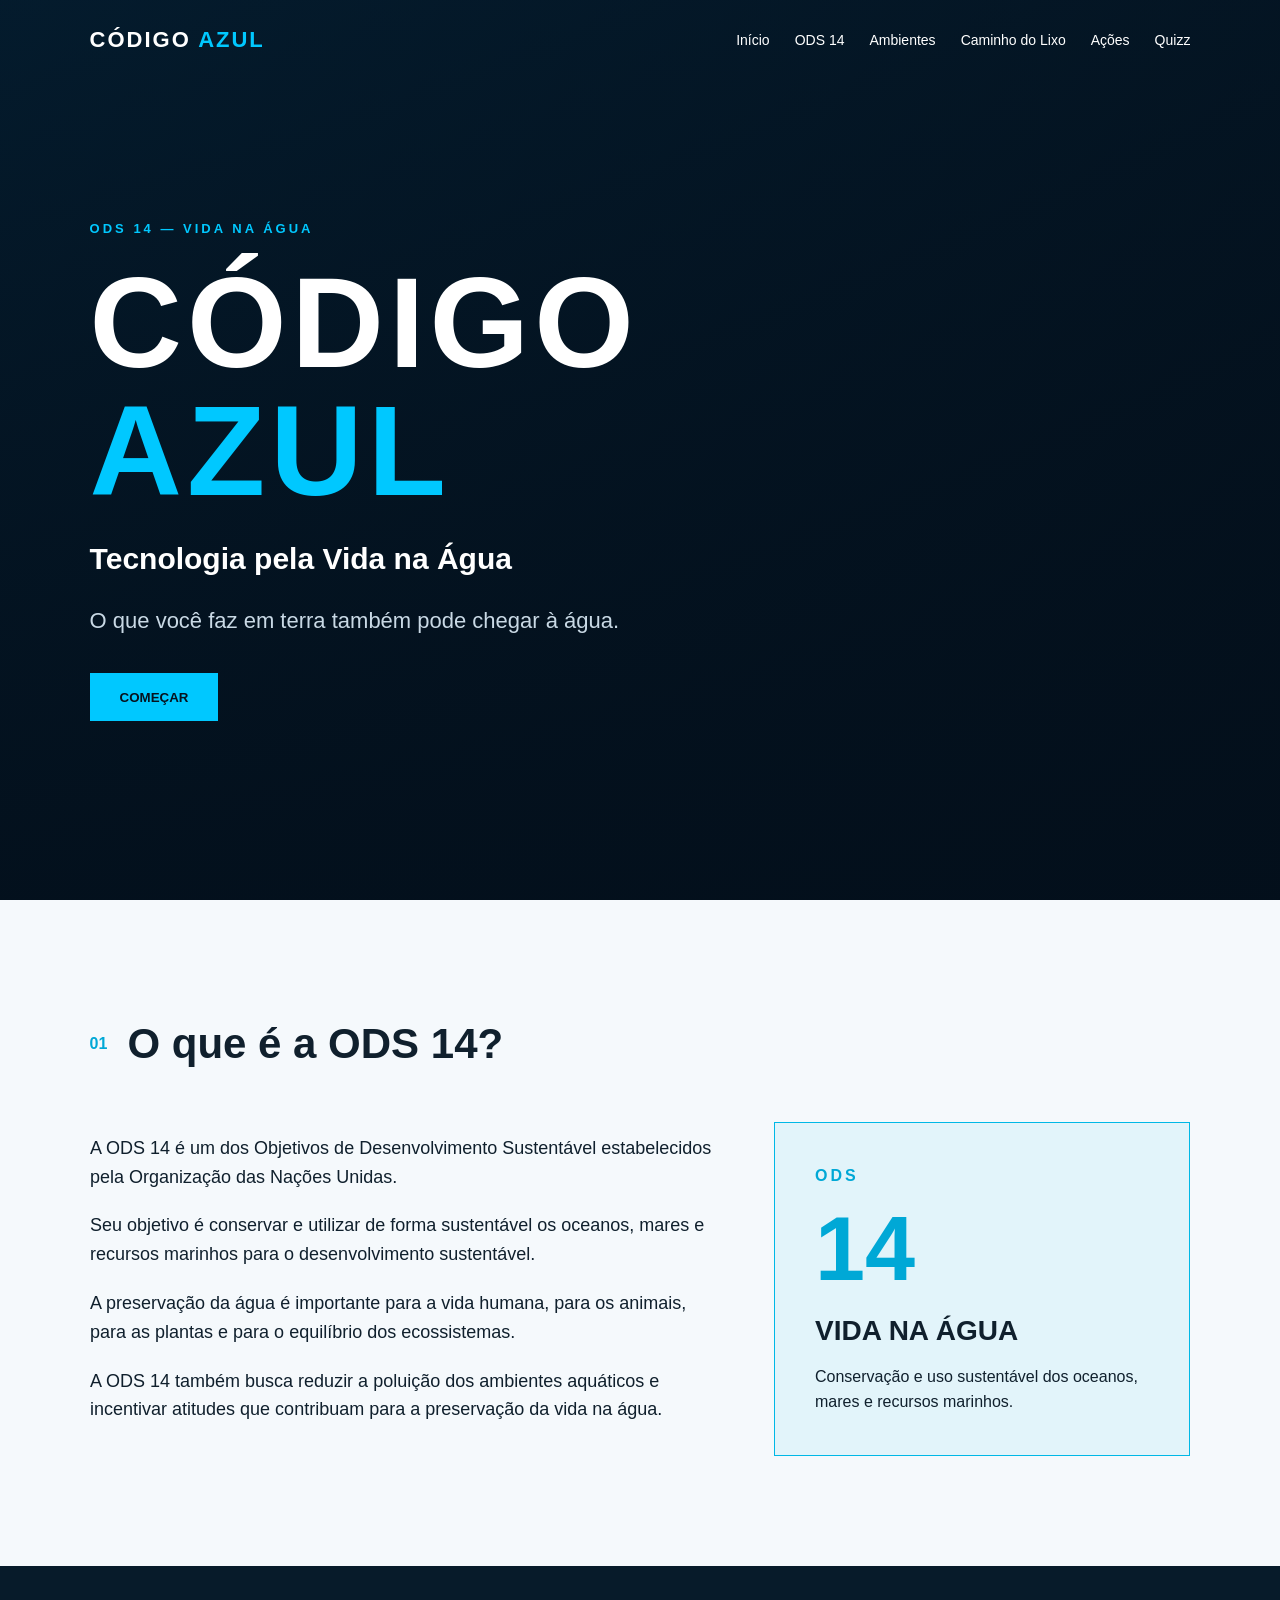
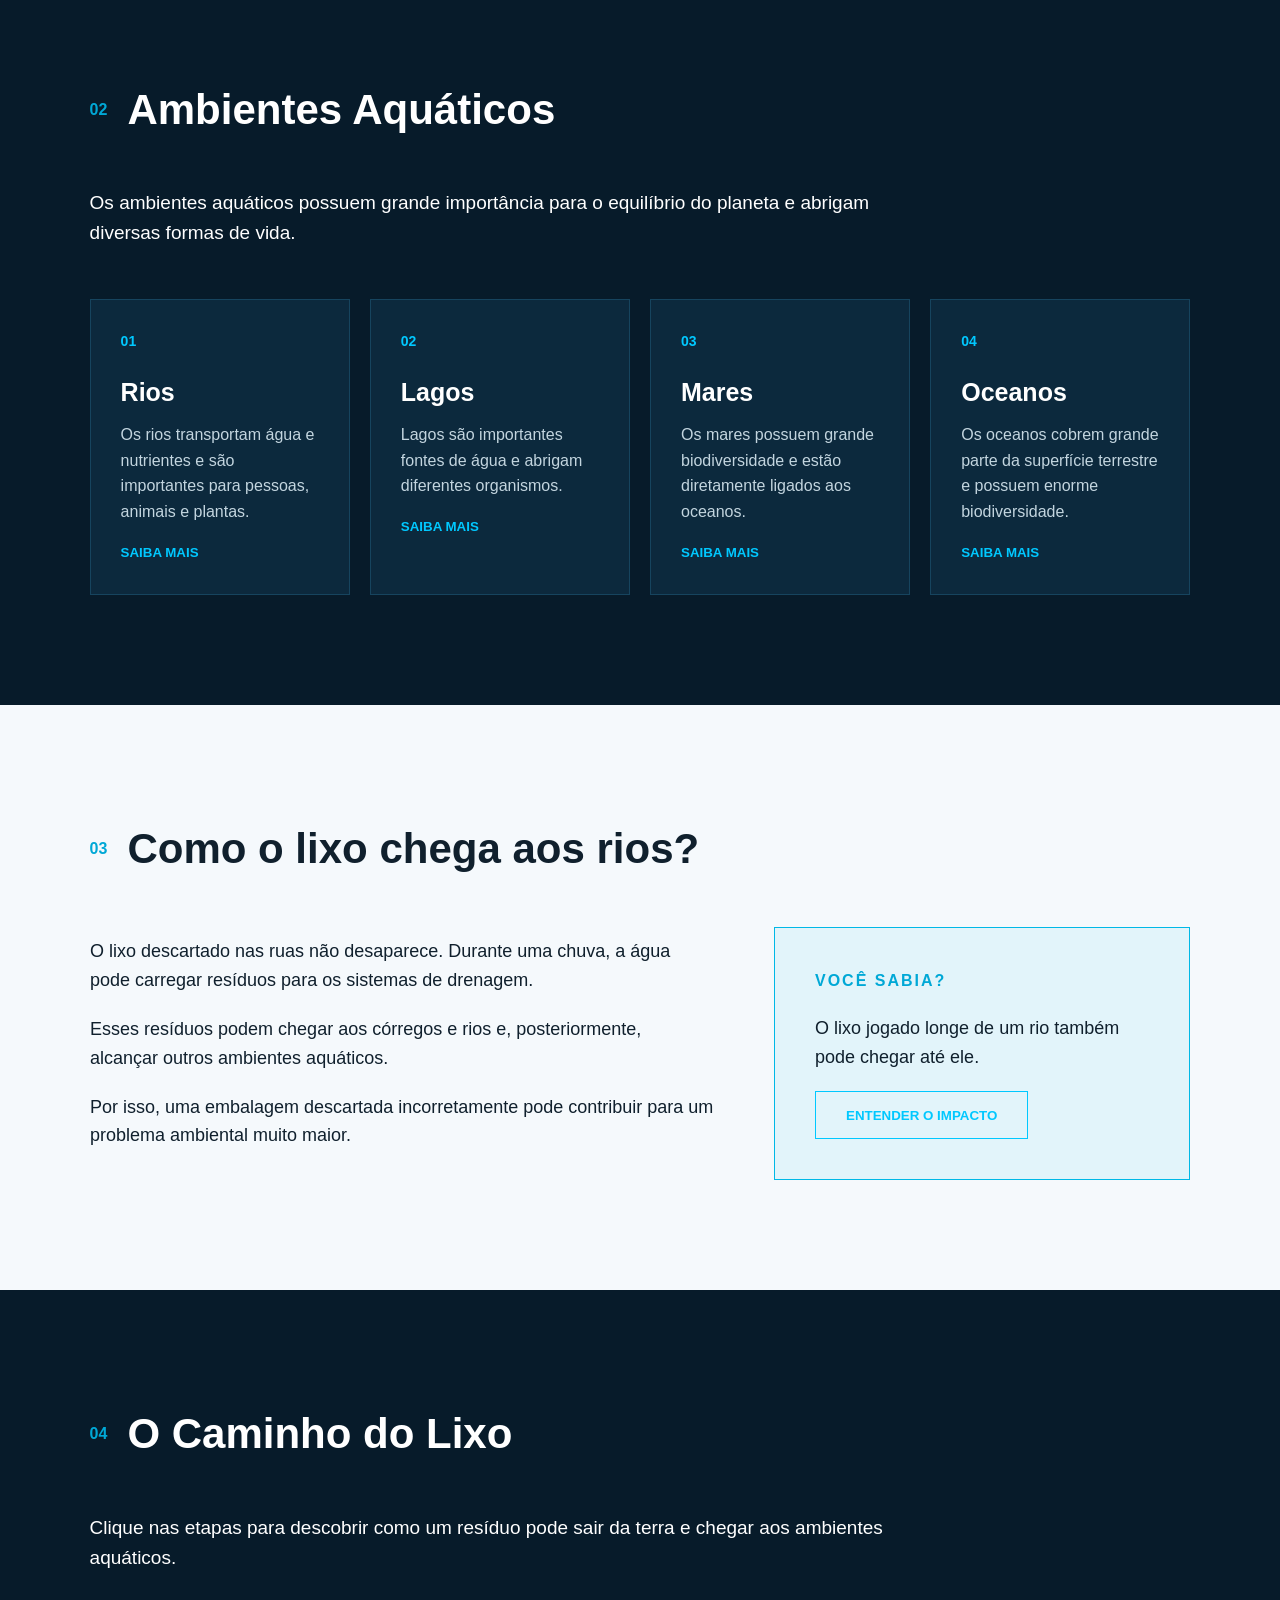
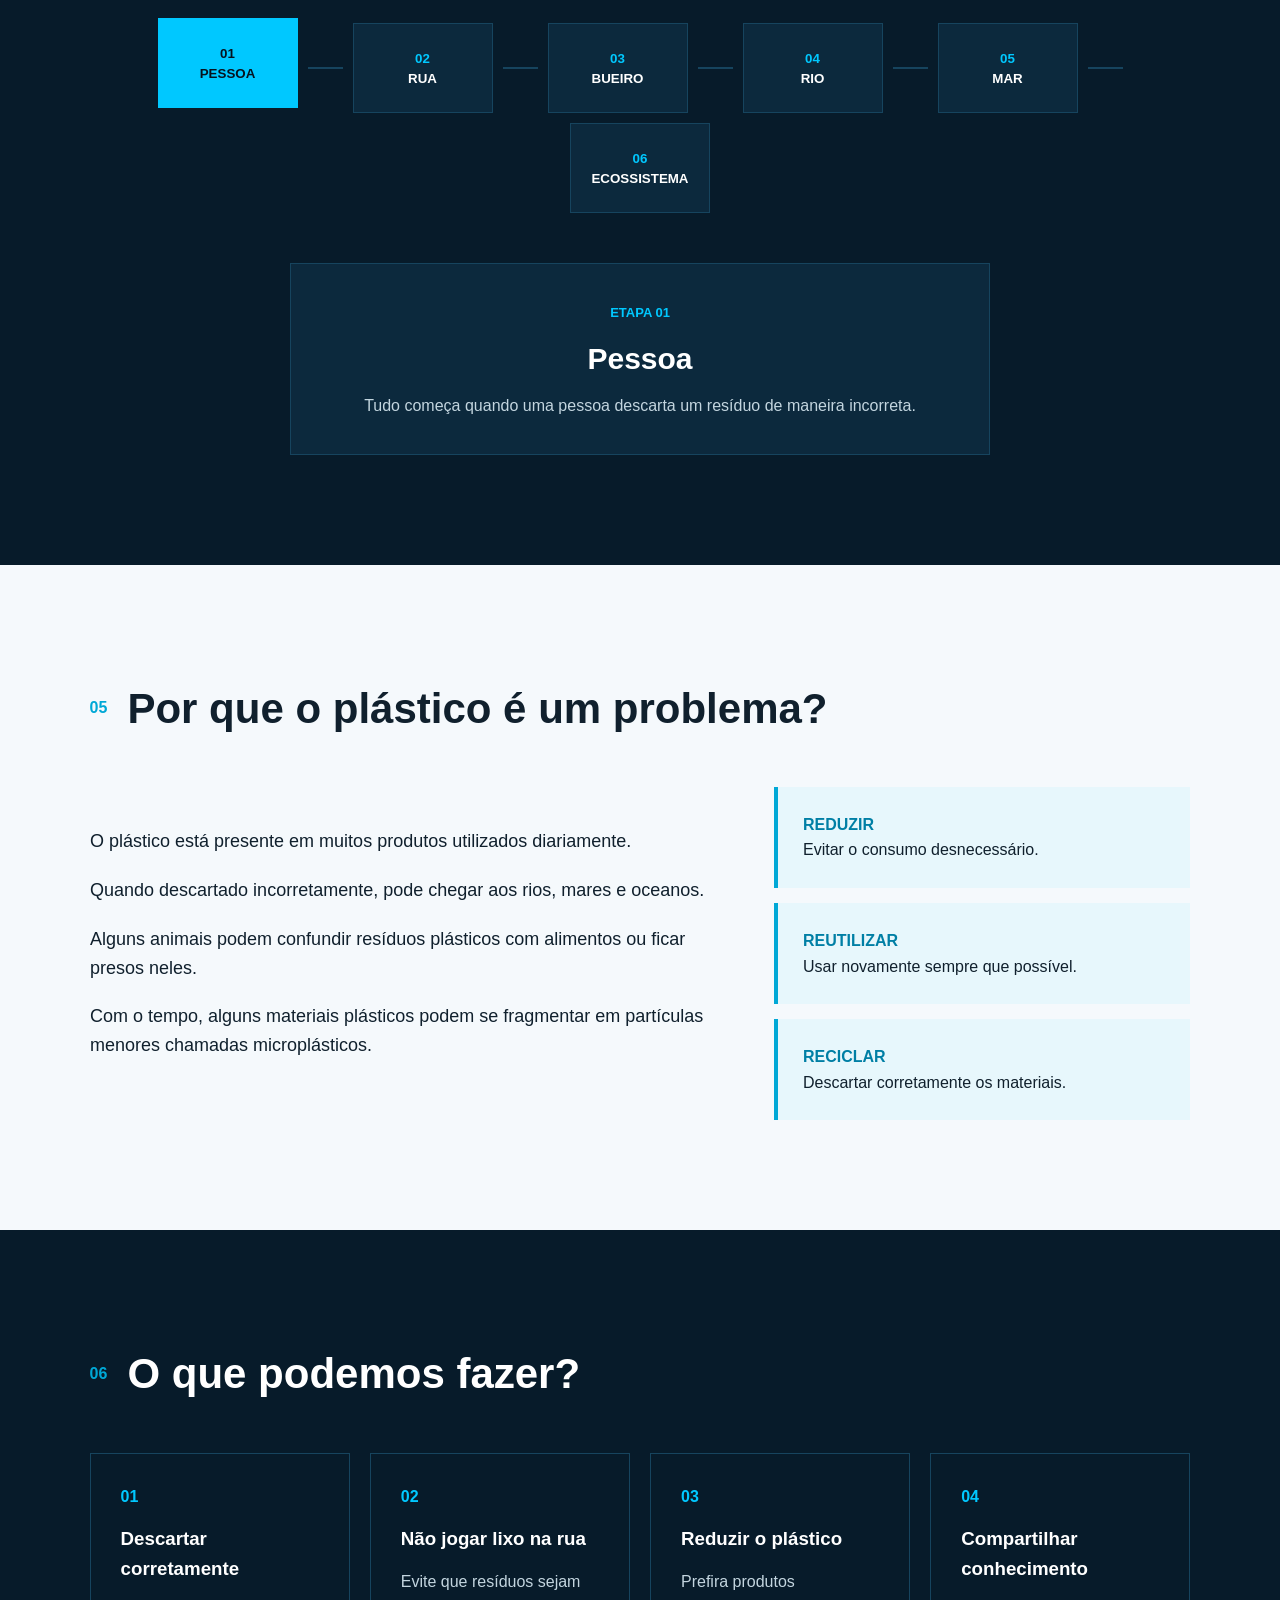
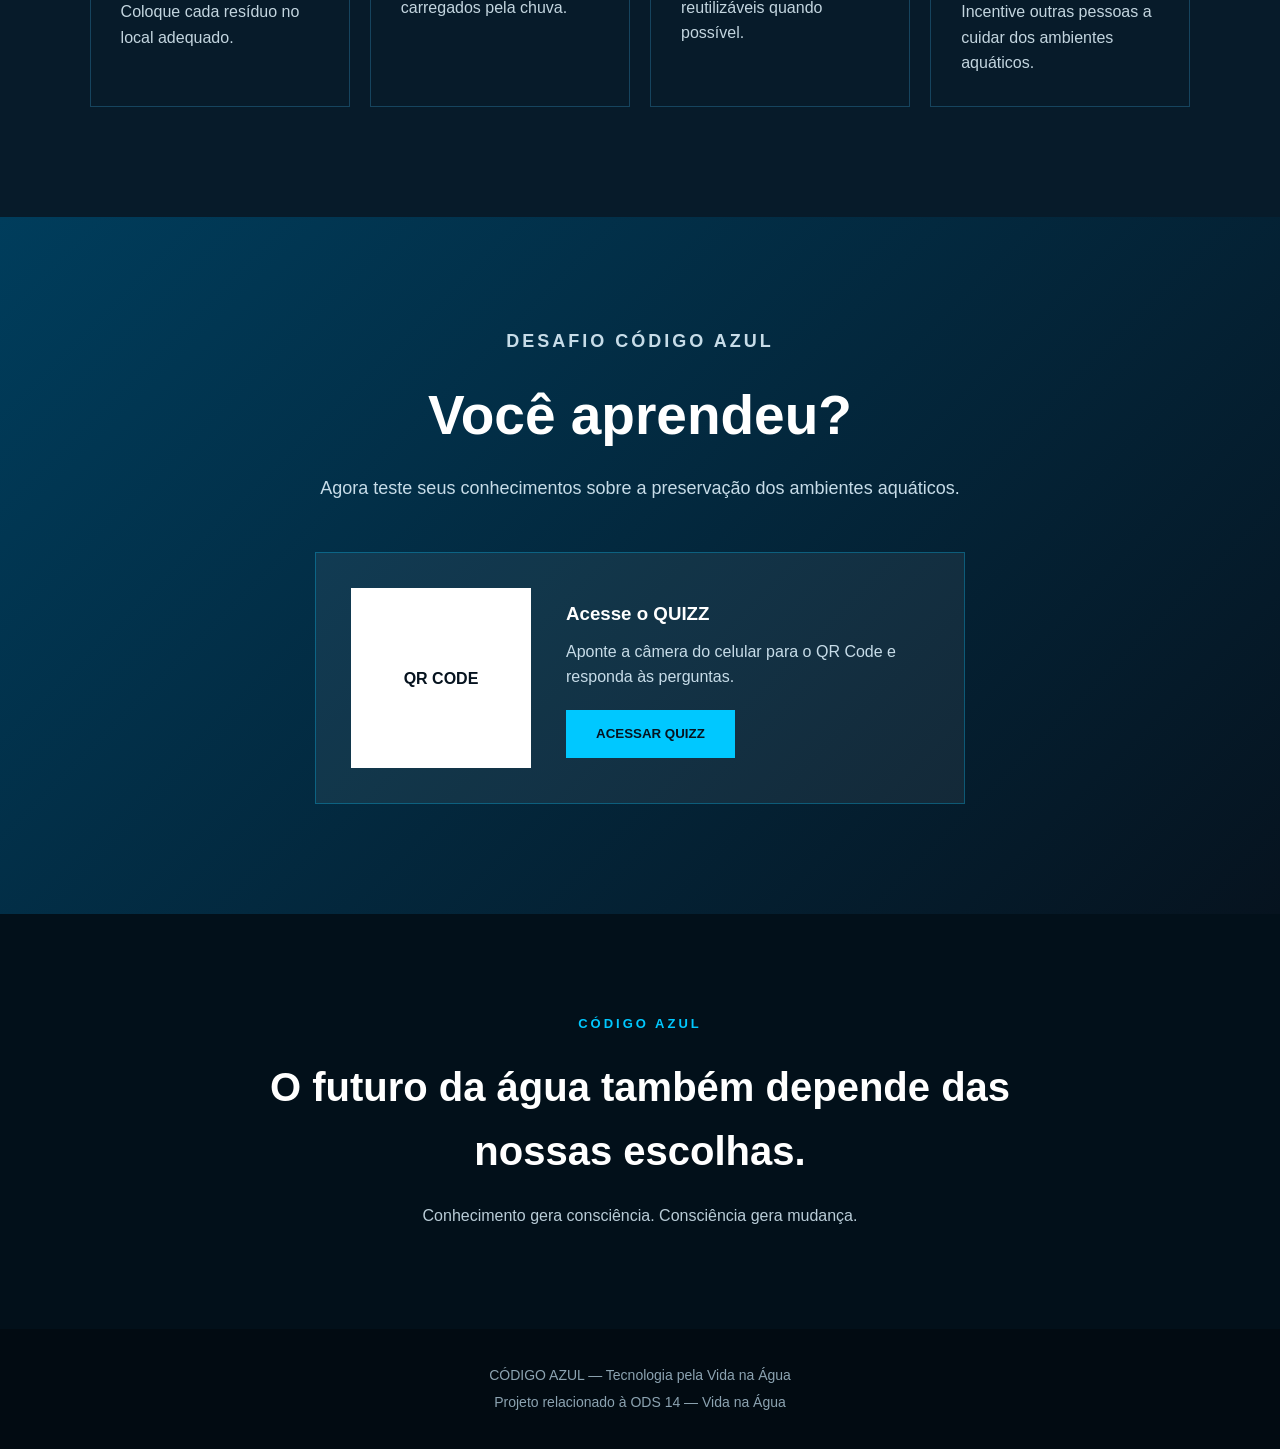
<file: index.html>
<!DOCTYPE html>
<html lang="pt-BR">

<head>
    <meta charset="UTF-8">
    <meta name="viewport" content="width=device-width, initial-scale=1.0">

    <meta name="description"
        content="Código Azul - Tecnologia pela Vida na Água. Projeto educativo relacionado à ODS 14.">

    <title>Código Azul | Tecnologia pela Vida na Água</title>

    <link rel="stylesheet" href="style.css">
</head>

<body>

    <header id="header">

        <nav class="navbar">

            <a href="#inicio" class="logo">
                CÓDIGO <span>AZUL</span>
            </a>

            <button
                id="menuButton"
                class="menu-button"
                aria-label="Abrir menu"
                aria-expanded="false">
                MENU
            </button>

            <div id="menu" class="nav-links">

                <a href="#inicio">Início</a>
                <a href="#ods14">ODS 14</a>
                <a href="#ambientes">Ambientes</a>
                <a href="#caminho">Caminho do Lixo</a>
                <a href="#acoes">Ações</a>
                <a href="#quiz">Quizz</a>

            </div>

        </nav>

    </header>


    <main>

        <section id="inicio" class="hero">

            <div class="hero-content">

                <p class="tag">
                    ODS 14 — VIDA NA ÁGUA
                </p>

                <h1>
                    CÓDIGO <span>AZUL</span>
                </h1>

                <h2>
                    Tecnologia pela Vida na Água
                </h2>

                <p class="hero-text">
                    O que você faz em terra também pode chegar à água.
                </p>

                <button id="startButton" class="primary-button">
                    COMEÇAR
                </button>

            </div>

        </section>


        <section id="ods14" class="section">

            <div class="section-header">

                <span>01</span>

                <h2>
                    O que é a ODS 14?
                </h2>

            </div>

            <div class="ods-container">

                <div class="ods-text">

                    <p>
                        A ODS 14 é um dos Objetivos de Desenvolvimento
                        Sustentável estabelecidos pela Organização das
                        Nações Unidas.
                    </p>

                    <p>
                        Seu objetivo é conservar e utilizar de forma
                        sustentável os oceanos, mares e recursos marinhos
                        para o desenvolvimento sustentável.
                    </p>

                    <p>
                        A preservação da água é importante para a vida
                        humana, para os animais, para as plantas e para
                        o equilíbrio dos ecossistemas.
                    </p>

                    <p>
                        A ODS 14 também busca reduzir a poluição dos
                        ambientes aquáticos e incentivar atitudes que
                        contribuam para a preservação da vida na água.
                    </p>

                </div>


                <div class="ods-card">

                    <strong>ODS</strong>

                    <div class="ods-number">
                        14
                    </div>

                    <h3>
                        VIDA NA ÁGUA
                    </h3>

                    <p>
                        Conservação e uso sustentável dos oceanos,
                        mares e recursos marinhos.
                    </p>

                </div>

            </div>

        </section>


        <section id="ambientes" class="section dark">

            <div class="section-header">

                <span>02</span>

                <h2>
                    Ambientes Aquáticos
                </h2>

            </div>

            <p class="section-description">
                Os ambientes aquáticos possuem grande importância
                para o equilíbrio do planeta e abrigam diversas
                formas de vida.
            </p>


            <div class="cards">

                <article class="info-card" data-card>

                    <div class="card-number">
                        01
                    </div>

                    <h3>
                        Rios
                    </h3>

                    <p>
                        Os rios transportam água e nutrientes e são
                        importantes para pessoas, animais e plantas.
                    </p>

                    <button class="card-button">
                        SAIBA MAIS
                    </button>

                    <div class="card-extra">
                        A poluição dos rios pode prejudicar a qualidade
                        da água e afetar diferentes espécies.
                    </div>

                </article>


                <article class="info-card" data-card>

                    <div class="card-number">
                        02
                    </div>

                    <h3>
                        Lagos
                    </h3>

                    <p>
                        Lagos são importantes fontes de água e abrigam
                        diferentes organismos.
                    </p>

                    <button class="card-button">
                        SAIBA MAIS
                    </button>

                    <div class="card-extra">
                        O descarte inadequado de resíduos pode alterar
                        o equilíbrio desses ambientes.
                    </div>

                </article>


                <article class="info-card" data-card>

                    <div class="card-number">
                        03
                    </div>

                    <h3>
                        Mares
                    </h3>

                    <p>
                        Os mares possuem grande biodiversidade e estão
                        diretamente ligados aos oceanos.
                    </p>

                    <button class="card-button">
                        SAIBA MAIS
                    </button>

                    <div class="card-extra">
                        Resíduos transportados pelos rios podem chegar
                        aos mares e prejudicar a vida aquática.
                    </div>

                </article>


                <article class="info-card" data-card>

                    <div class="card-number">
                        04
                    </div>

                    <h3>
                        Oceanos
                    </h3>

                    <p>
                        Os oceanos cobrem grande parte da superfície
                        terrestre e possuem enorme biodiversidade.
                    </p>

                    <button class="card-button">
                        SAIBA MAIS
                    </button>

                    <div class="card-extra">
                        A preservação dos oceanos é fundamental para
                        o equilíbrio ambiental do planeta.
                    </div>

                </article>

            </div>

        </section>


        <section id="residuos" class="section">

            <div class="section-header">

                <span>03</span>

                <h2>
                    Como o lixo chega aos rios?
                </h2>

            </div>


            <div class="content-grid">

                <div>

                    <p>
                        O lixo descartado nas ruas não desaparece.
                        Durante uma chuva, a água pode carregar
                        resíduos para os sistemas de drenagem.
                    </p>

                    <p>
                        Esses resíduos podem chegar aos córregos
                        e rios e, posteriormente, alcançar outros
                        ambientes aquáticos.
                    </p>

                    <p>
                        Por isso, uma embalagem descartada
                        incorretamente pode contribuir para um
                        problema ambiental muito maior.
                    </p>

                </div>


                <div id="impactBox" class="impact-box">

                    <strong>
                        VOCÊ SABIA?
                    </strong>

                    <p id="impactText">
                        O lixo jogado longe de um rio também pode
                        chegar até ele.
                    </p>

                    <button id="impactButton" class="secondary-button">
                        ENTENDER O IMPACTO
                    </button>

                </div>

            </div>

        </section>


        <section id="caminho" class="section dark">

            <div class="section-header">

                <span>04</span>

                <h2>
                    O Caminho do Lixo
                </h2>

            </div>

            <p class="section-description">
                Clique nas etapas para descobrir como um resíduo
                pode sair da terra e chegar aos ambientes aquáticos.
            </p>


            <div class="trash-path">

                <button class="path-step active" data-step="0">
                    <span>01</span>
                    PESSOA
                </button>

                <div class="path-line"></div>

                <button class="path-step" data-step="1">
                    <span>02</span>
                    RUA
                </button>

                <div class="path-line"></div>

                <button class="path-step" data-step="2">
                    <span>03</span>
                    BUEIRO
                </button>

                <div class="path-line"></div>

                <button class="path-step" data-step="3">
                    <span>04</span>
                    RIO
                </button>

                <div class="path-line"></div>

                <button class="path-step" data-step="4">
                    <span>05</span>
                    MAR
                </button>

                <div class="path-line"></div>

                <button class="path-step" data-step="5">
                    <span>06</span>
                    ECOSSISTEMA
                </button>

            </div>


            <div id="pathInfo" class="path-info">

                <span>
                    ETAPA 01
                </span>

                <h3>
                    Pessoa
                </h3>

                <p>
                    Tudo começa quando uma pessoa descarta um
                    resíduo de maneira incorreta.
                </p>

            </div>

        </section>


        <section id="plastico" class="section">

            <div class="section-header">

                <span>05</span>

                <h2>
                    Por que o plástico é um problema?
                </h2>

            </div>


            <div class="plastic-content">

                <div class="plastic-text">

                    <p>
                        O plástico está presente em muitos produtos
                        utilizados diariamente.
                    </p>

                    <p>
                        Quando descartado incorretamente, pode chegar
                        aos rios, mares e oceanos.
                    </p>

                    <p>
                        Alguns animais podem confundir resíduos
                        plásticos com alimentos ou ficar presos neles.
                    </p>

                    <p>
                        Com o tempo, alguns materiais plásticos podem
                        se fragmentar em partículas menores chamadas
                        microplásticos.
                    </p>

                </div>


                <div class="plastic-actions">

                    <div>
                        <strong>
                            REDUZIR
                        </strong>

                        <span>
                            Evitar o consumo desnecessário.
                        </span>
                    </div>


                    <div>
                        <strong>
                            REUTILIZAR
                        </strong>

                        <span>
                            Usar novamente sempre que possível.
                        </span>
                    </div>


                    <div>
                        <strong>
                            RECICLAR
                        </strong>

                        <span>
                            Descartar corretamente os materiais.
                        </span>
                    </div>

                </div>

            </div>

        </section>


        <section id="acoes" class="section dark">

            <div class="section-header">

                <span>06</span>

                <h2>
                    O que podemos fazer?
                </h2>

            </div>


            <div class="actions-grid">

                <div class="action-item">

                    <span>01</span>

                    <h3>
                        Descartar corretamente
                    </h3>

                    <p>
                        Coloque cada resíduo no local adequado.
                    </p>

                </div>


                <div class="action-item">

                    <span>02</span>

                    <h3>
                        Não jogar lixo na rua
                    </h3>

                    <p>
                        Evite que resíduos sejam carregados pela chuva.
                    </p>

                </div>


                <div class="action-item">

                    <span>03</span>

                    <h3>
                        Reduzir o plástico
                    </h3>

                    <p>
                        Prefira produtos reutilizáveis quando possível.
                    </p>

                </div>


                <div class="action-item">

                    <span>04</span>

                    <h3>
                        Compartilhar conhecimento
                    </h3>

                    <p>
                        Incentive outras pessoas a cuidar dos ambientes
                        aquáticos.
                    </p>

                </div>

            </div>

        </section>


        <section id="quiz" class="quiz-section">

            <div class="quiz-content">

                <p class="tag">
                    DESAFIO CÓDIGO AZUL
                </p>

                <h2>
                    Você aprendeu?
                </h2>

                <p>
                    Agora teste seus conhecimentos sobre a preservação
                    dos ambientes aquáticos.
                </p>


                <div class="quiz-area">

                    <div id="qrCode" class="qr-code">
                        QR CODE
                    </div>


                    <div class="quiz-text">

                        <h3>
                            Acesse o QUIZZ
                        </h3>

                        <p>
                            Aponte a câmera do celular para o QR Code
                            e responda às perguntas.
                        </p>

                        <button id="quizButton" class="primary-button">
                            ACESSAR QUIZZ
                        </button>

                    </div>

                </div>

            </div>

        </section>


        <section class="final-section">

            <p class="tag">
                CÓDIGO AZUL
            </p>

            <h2>
                O futuro da água também depende das nossas escolhas.
            </h2>

            <p>
                Conhecimento gera consciência. Consciência gera mudança.
            </p>

        </section>

    </main>


    <footer>

        <p>
            CÓDIGO AZUL — Tecnologia pela Vida na Água
        </p>

        <p>
            Projeto relacionado à ODS 14 — Vida na Água
        </p>

    </footer>


    <script src="script.js"></script>

</body>

</html>
</file>
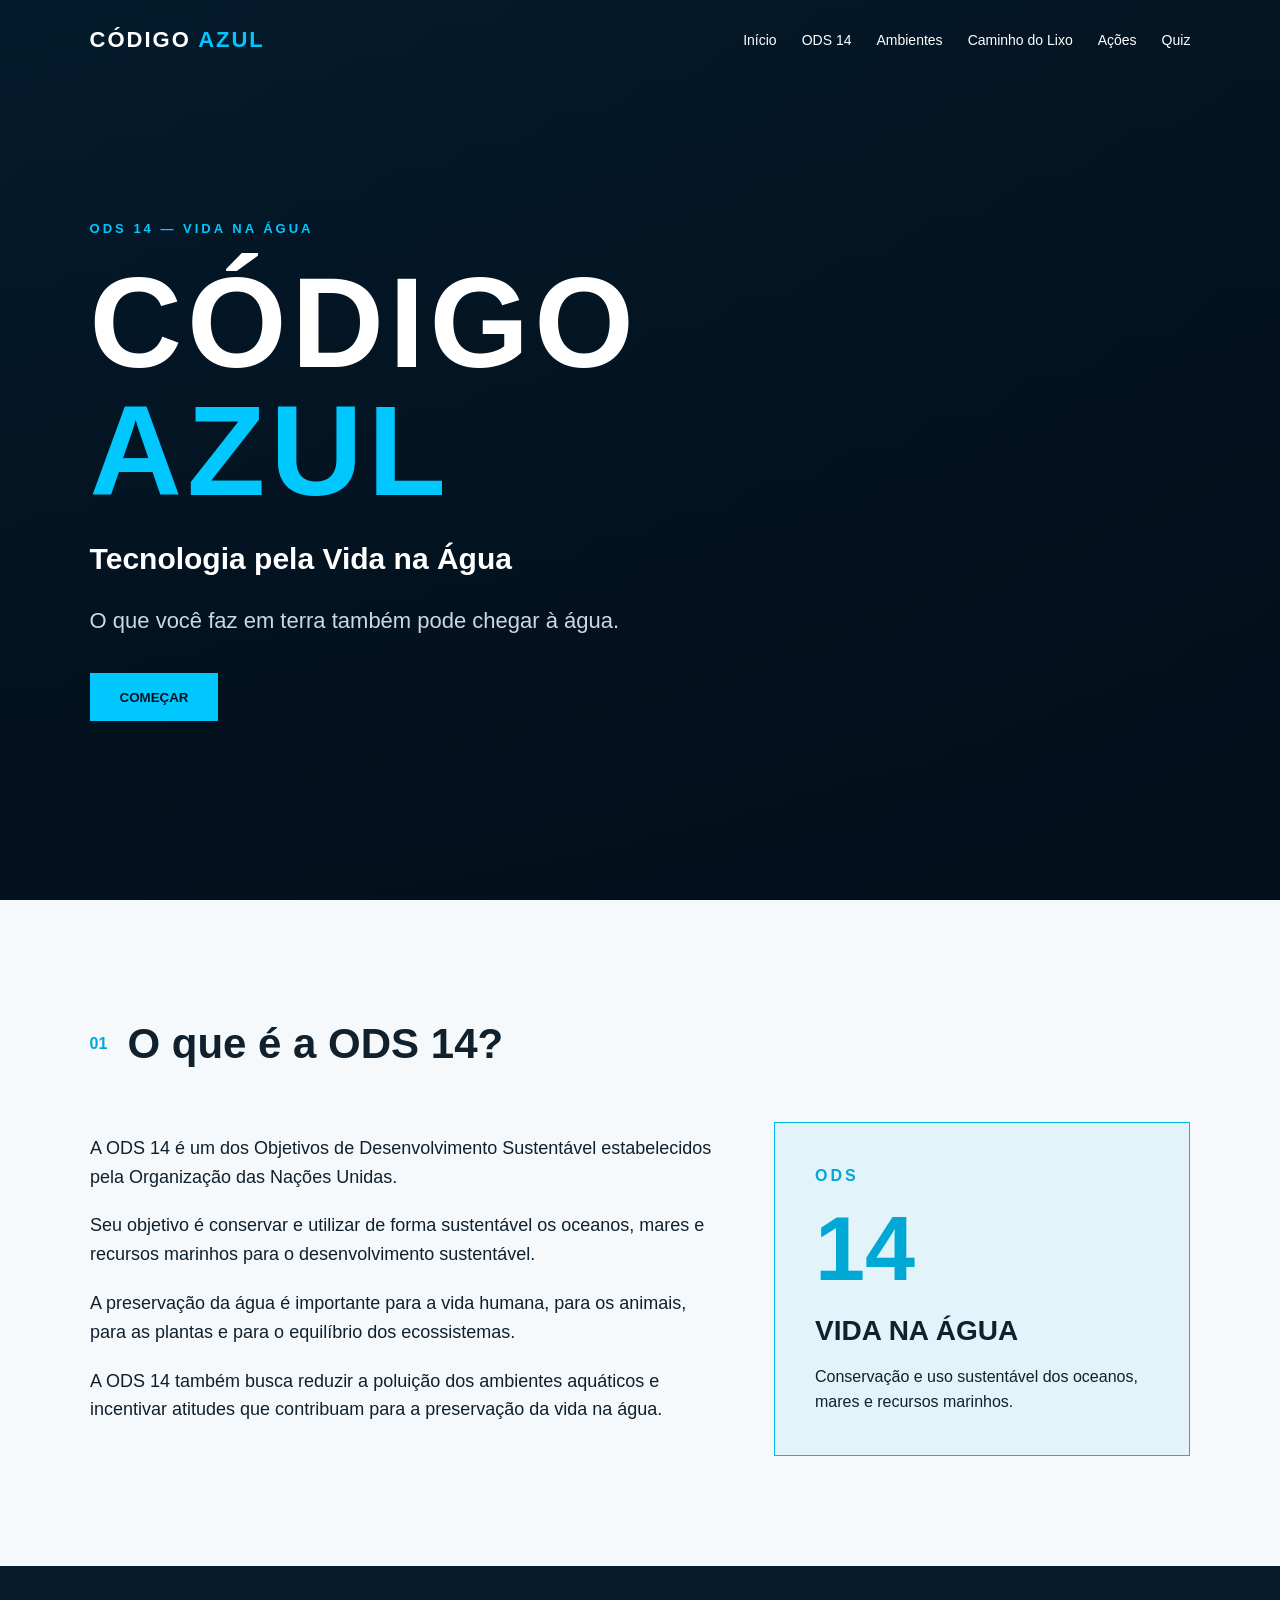
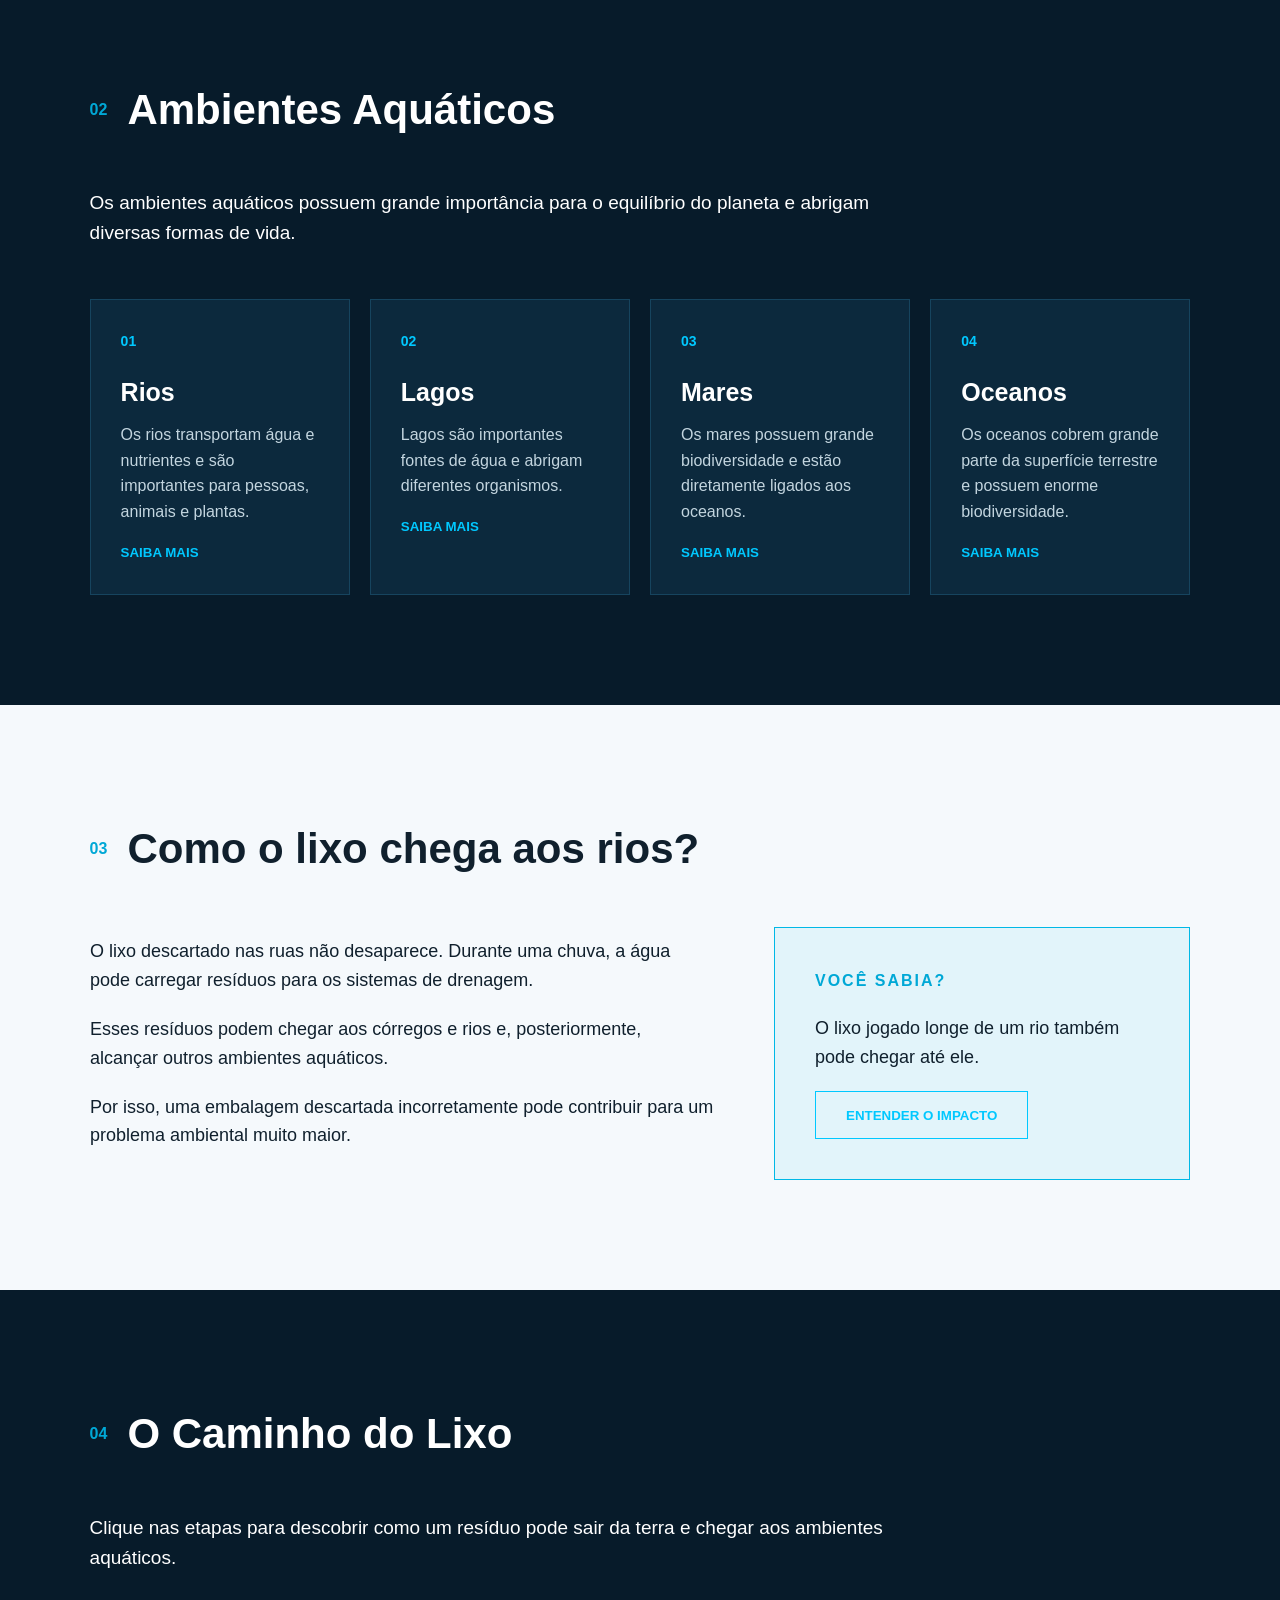
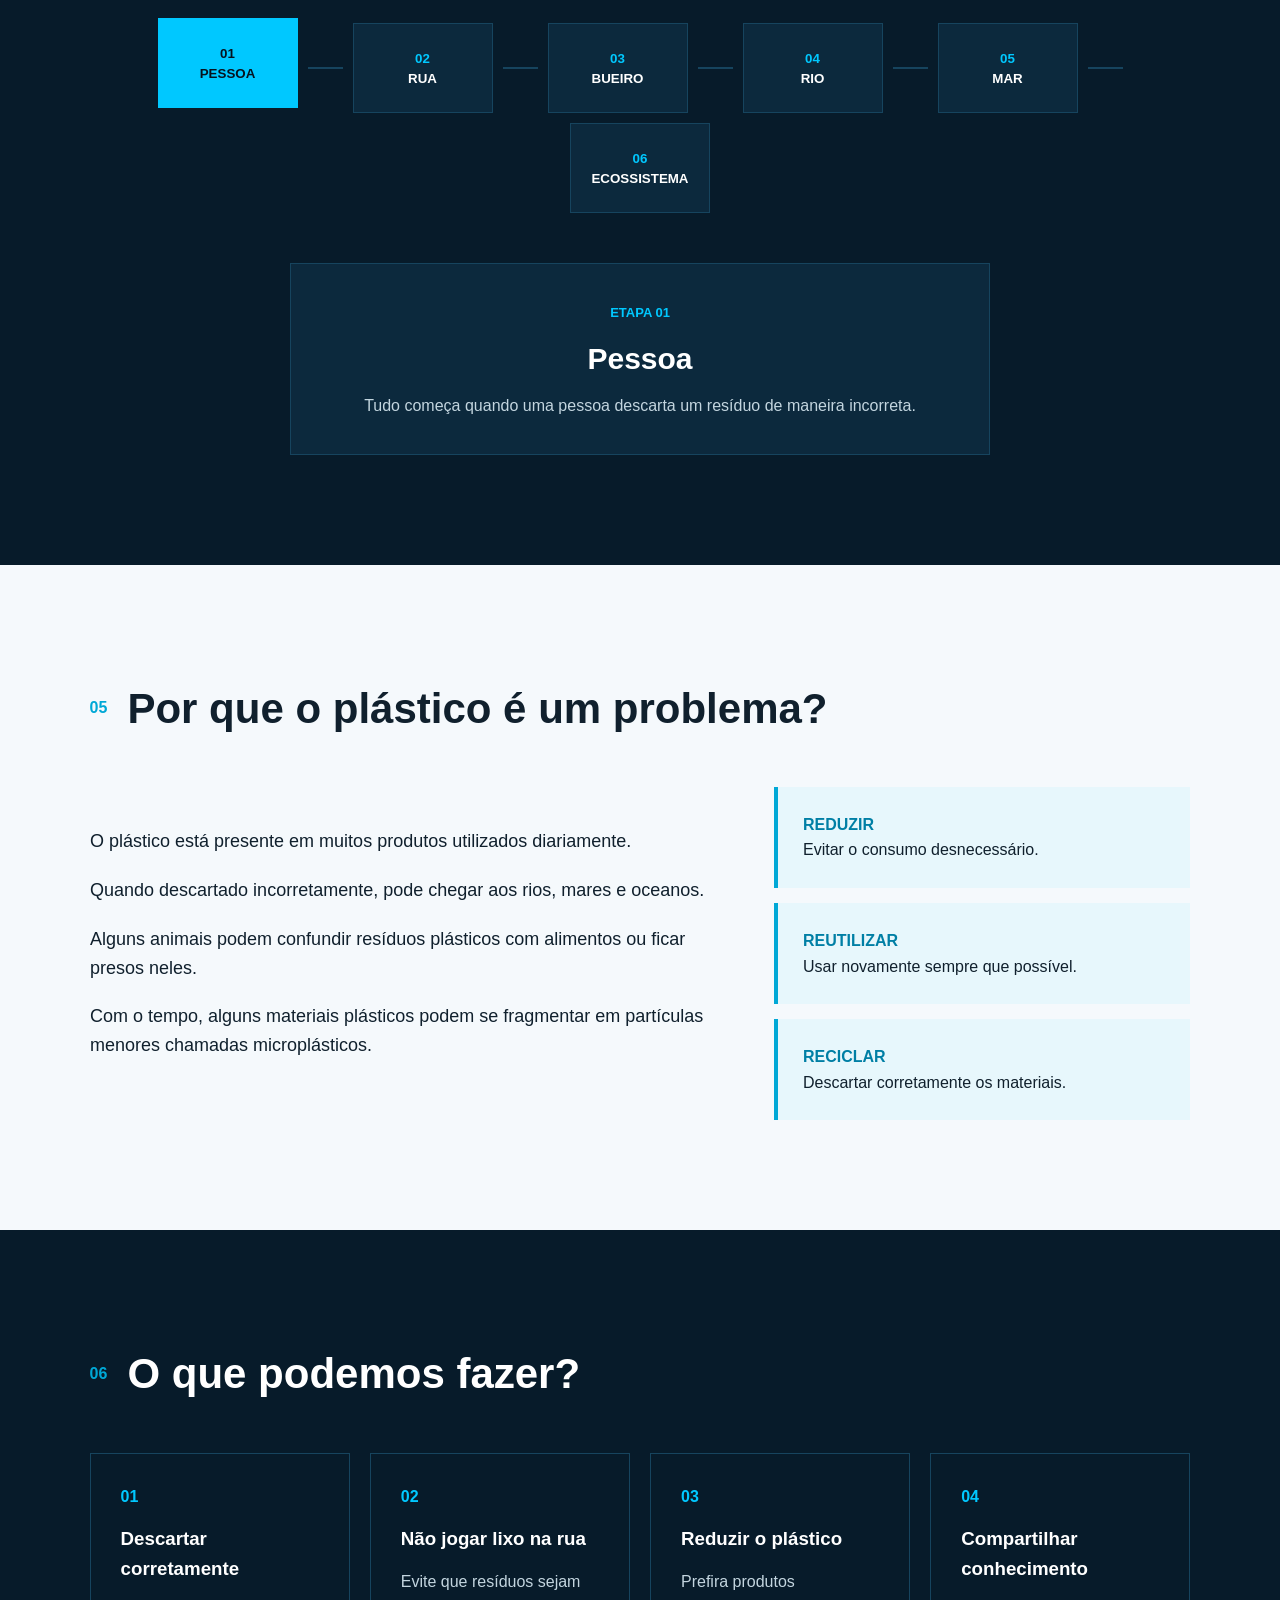
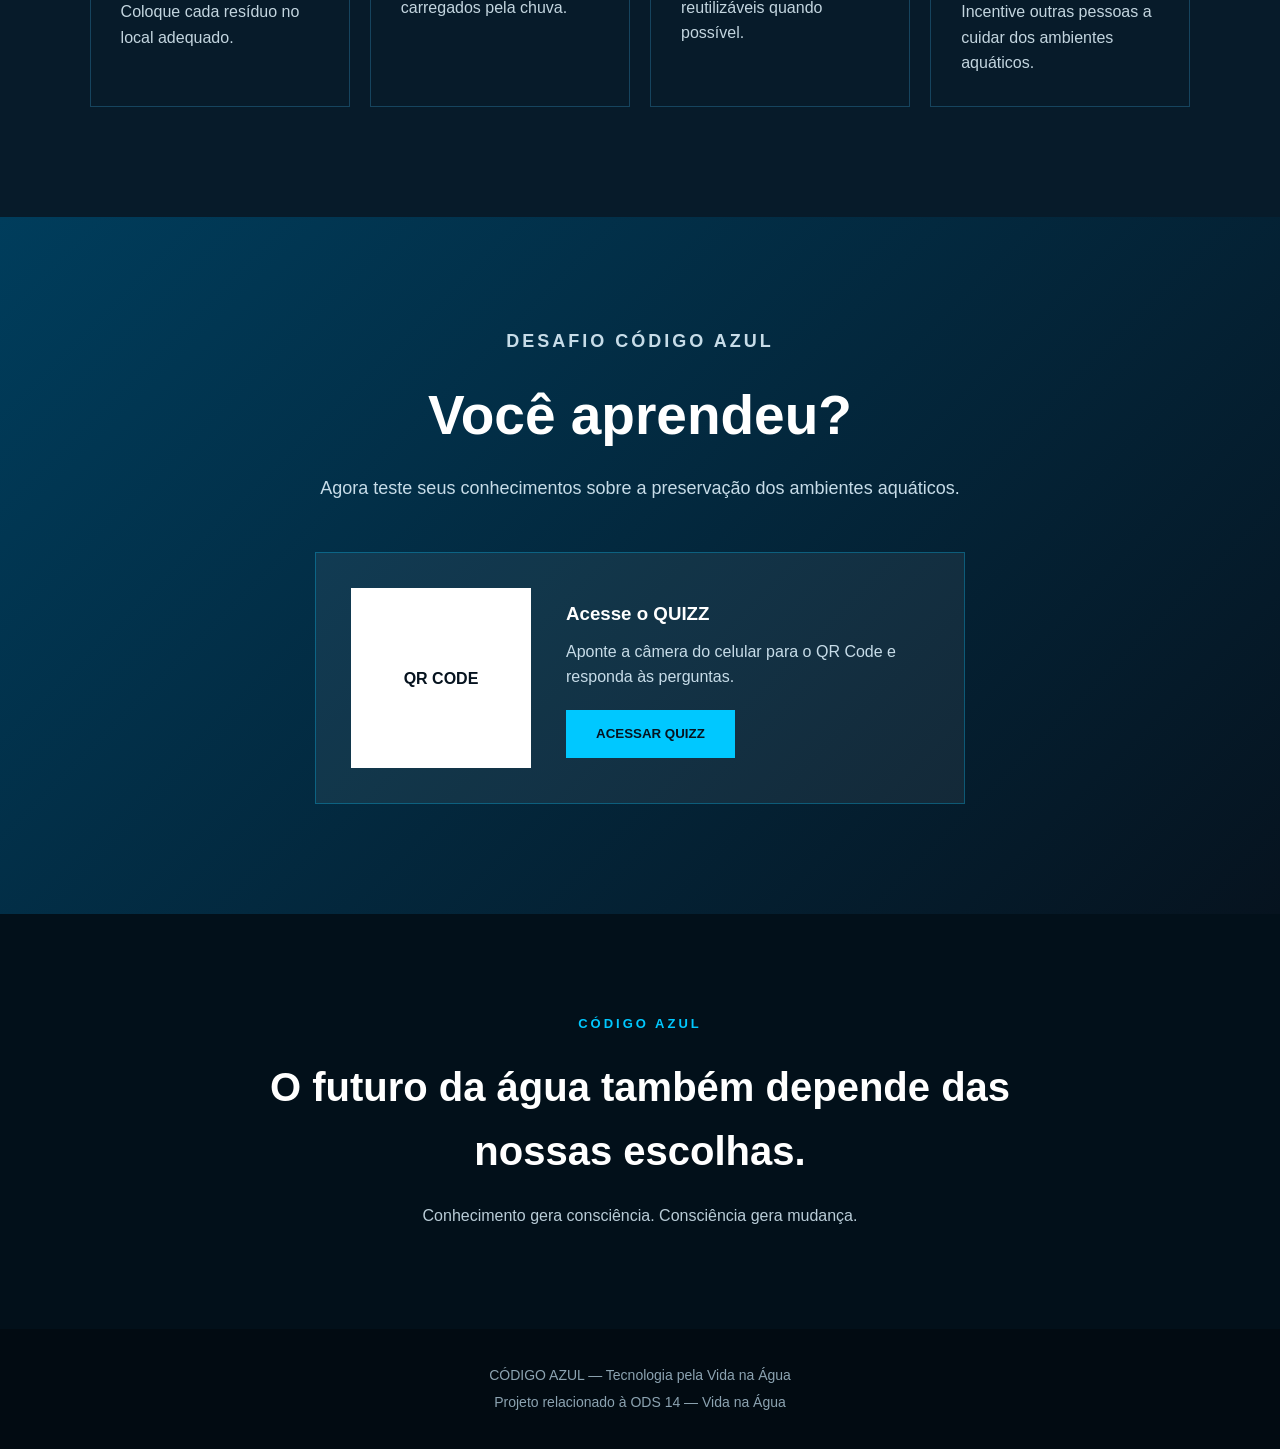
<file: Codigo Azul/index.html>
<!DOCTYPE html>
<html lang="pt-BR">

<head>
    <meta charset="UTF-8">
    <meta name="viewport" content="width=device-width, initial-scale=1.0">

    <meta name="description"
        content="Código Azul - Tecnologia pela Vida na Água. Projeto educativo relacionado à ODS 14.">

    <title>Código Azul | Tecnologia pela Vida na Água</title>

    <link rel="stylesheet" href="style.css">
</head>

<body>

    <header id="header">

        <nav class="navbar">

            <a href="#inicio" class="logo">
                CÓDIGO <span>AZUL</span>
            </a>

            <button
                id="menuButton"
                class="menu-button"
                aria-label="Abrir menu"
                aria-expanded="false">
                MENU
            </button>

            <div id="menu" class="nav-links">

                <a href="#inicio">Início</a>
                <a href="#ods14">ODS 14</a>
                <a href="#ambientes">Ambientes</a>
                <a href="#caminho">Caminho do Lixo</a>
                <a href="#acoes">Ações</a>
                <a href="#quiz">Quiz</a>

            </div>

        </nav>

    </header>


    <main>

        <section id="inicio" class="hero">

            <div class="hero-content">

                <p class="tag">
                    ODS 14 — VIDA NA ÁGUA
                </p>

                <h1>
                    CÓDIGO <span>AZUL</span>
                </h1>

                <h2>
                    Tecnologia pela Vida na Água
                </h2>

                <p class="hero-text">
                    O que você faz em terra também pode chegar à água.
                </p>

                <button id="startButton" class="primary-button">
                    COMEÇAR
                </button>

            </div>

        </section>


        <section id="ods14" class="section">

            <div class="section-header">

                <span>01</span>

                <h2>
                    O que é a ODS 14?
                </h2>

            </div>

            <div class="ods-container">

                <div class="ods-text">

                    <p>
                        A ODS 14 é um dos Objetivos de Desenvolvimento
                        Sustentável estabelecidos pela Organização das
                        Nações Unidas.
                    </p>

                    <p>
                        Seu objetivo é conservar e utilizar de forma
                        sustentável os oceanos, mares e recursos marinhos
                        para o desenvolvimento sustentável.
                    </p>

                    <p>
                        A preservação da água é importante para a vida
                        humana, para os animais, para as plantas e para
                        o equilíbrio dos ecossistemas.
                    </p>

                    <p>
                        A ODS 14 também busca reduzir a poluição dos
                        ambientes aquáticos e incentivar atitudes que
                        contribuam para a preservação da vida na água.
                    </p>

                </div>


                <div class="ods-card">

                    <strong>ODS</strong>

                    <div class="ods-number">
                        14
                    </div>

                    <h3>
                        VIDA NA ÁGUA
                    </h3>

                    <p>
                        Conservação e uso sustentável dos oceanos,
                        mares e recursos marinhos.
                    </p>

                </div>

            </div>

        </section>


        <section id="ambientes" class="section dark">

            <div class="section-header">

                <span>02</span>

                <h2>
                    Ambientes Aquáticos
                </h2>

            </div>

            <p class="section-description">
                Os ambientes aquáticos possuem grande importância
                para o equilíbrio do planeta e abrigam diversas
                formas de vida.
            </p>


            <div class="cards">

                <article class="info-card" data-card>

                    <div class="card-number">
                        01
                    </div>

                    <h3>
                        Rios
                    </h3>

                    <p>
                        Os rios transportam água e nutrientes e são
                        importantes para pessoas, animais e plantas.
                    </p>

                    <button class="card-button">
                        SAIBA MAIS
                    </button>

                    <div class="card-extra">
                        A poluição dos rios pode prejudicar a qualidade
                        da água e afetar diferentes espécies.
                    </div>

                </article>


                <article class="info-card" data-card>

                    <div class="card-number">
                        02
                    </div>

                    <h3>
                        Lagos
                    </h3>

                    <p>
                        Lagos são importantes fontes de água e abrigam
                        diferentes organismos.
                    </p>

                    <button class="card-button">
                        SAIBA MAIS
                    </button>

                    <div class="card-extra">
                        O descarte inadequado de resíduos pode alterar
                        o equilíbrio desses ambientes.
                    </div>

                </article>


                <article class="info-card" data-card>

                    <div class="card-number">
                        03
                    </div>

                    <h3>
                        Mares
                    </h3>

                    <p>
                        Os mares possuem grande biodiversidade e estão
                        diretamente ligados aos oceanos.
                    </p>

                    <button class="card-button">
                        SAIBA MAIS
                    </button>

                    <div class="card-extra">
                        Resíduos transportados pelos rios podem chegar
                        aos mares e prejudicar a vida aquática.
                    </div>

                </article>


                <article class="info-card" data-card>

                    <div class="card-number">
                        04
                    </div>

                    <h3>
                        Oceanos
                    </h3>

                    <p>
                        Os oceanos cobrem grande parte da superfície
                        terrestre e possuem enorme biodiversidade.
                    </p>

                    <button class="card-button">
                        SAIBA MAIS
                    </button>

                    <div class="card-extra">
                        A preservação dos oceanos é fundamental para
                        o equilíbrio ambiental do planeta.
                    </div>

                </article>

            </div>

        </section>


        <section id="residuos" class="section">

            <div class="section-header">

                <span>03</span>

                <h2>
                    Como o lixo chega aos rios?
                </h2>

            </div>


            <div class="content-grid">

                <div>

                    <p>
                        O lixo descartado nas ruas não desaparece.
                        Durante uma chuva, a água pode carregar
                        resíduos para os sistemas de drenagem.
                    </p>

                    <p>
                        Esses resíduos podem chegar aos córregos
                        e rios e, posteriormente, alcançar outros
                        ambientes aquáticos.
                    </p>

                    <p>
                        Por isso, uma embalagem descartada
                        incorretamente pode contribuir para um
                        problema ambiental muito maior.
                    </p>

                </div>


                <div id="impactBox" class="impact-box">

                    <strong>
                        VOCÊ SABIA?
                    </strong>

                    <p id="impactText">
                        O lixo jogado longe de um rio também pode
                        chegar até ele.
                    </p>

                    <button id="impactButton" class="secondary-button">
                        ENTENDER O IMPACTO
                    </button>

                </div>

            </div>

        </section>


        <section id="caminho" class="section dark">

            <div class="section-header">

                <span>04</span>

                <h2>
                    O Caminho do Lixo
                </h2>

            </div>

            <p class="section-description">
                Clique nas etapas para descobrir como um resíduo
                pode sair da terra e chegar aos ambientes aquáticos.
            </p>


            <div class="trash-path">

                <button class="path-step active" data-step="0">
                    <span>01</span>
                    PESSOA
                </button>

                <div class="path-line"></div>

                <button class="path-step" data-step="1">
                    <span>02</span>
                    RUA
                </button>

                <div class="path-line"></div>

                <button class="path-step" data-step="2">
                    <span>03</span>
                    BUEIRO
                </button>

                <div class="path-line"></div>

                <button class="path-step" data-step="3">
                    <span>04</span>
                    RIO
                </button>

                <div class="path-line"></div>

                <button class="path-step" data-step="4">
                    <span>05</span>
                    MAR
                </button>

                <div class="path-line"></div>

                <button class="path-step" data-step="5">
                    <span>06</span>
                    ECOSSISTEMA
                </button>

            </div>


            <div id="pathInfo" class="path-info">

                <span>
                    ETAPA 01
                </span>

                <h3>
                    Pessoa
                </h3>

                <p>
                    Tudo começa quando uma pessoa descarta um
                    resíduo de maneira incorreta.
                </p>

            </div>

        </section>


        <section id="plastico" class="section">

            <div class="section-header">

                <span>05</span>

                <h2>
                    Por que o plástico é um problema?
                </h2>

            </div>


            <div class="plastic-content">

                <div class="plastic-text">

                    <p>
                        O plástico está presente em muitos produtos
                        utilizados diariamente.
                    </p>

                    <p>
                        Quando descartado incorretamente, pode chegar
                        aos rios, mares e oceanos.
                    </p>

                    <p>
                        Alguns animais podem confundir resíduos
                        plásticos com alimentos ou ficar presos neles.
                    </p>

                    <p>
                        Com o tempo, alguns materiais plásticos podem
                        se fragmentar em partículas menores chamadas
                        microplásticos.
                    </p>

                </div>


                <div class="plastic-actions">

                    <div>
                        <strong>
                            REDUZIR
                        </strong>

                        <span>
                            Evitar o consumo desnecessário.
                        </span>
                    </div>


                    <div>
                        <strong>
                            REUTILIZAR
                        </strong>

                        <span>
                            Usar novamente sempre que possível.
                        </span>
                    </div>


                    <div>
                        <strong>
                            RECICLAR
                        </strong>

                        <span>
                            Descartar corretamente os materiais.
                        </span>
                    </div>

                </div>

            </div>

        </section>


        <section id="acoes" class="section dark">

            <div class="section-header">

                <span>06</span>

                <h2>
                    O que podemos fazer?
                </h2>

            </div>


            <div class="actions-grid">

                <div class="action-item">

                    <span>01</span>

                    <h3>
                        Descartar corretamente
                    </h3>

                    <p>
                        Coloque cada resíduo no local adequado.
                    </p>

                </div>


                <div class="action-item">

                    <span>02</span>

                    <h3>
                        Não jogar lixo na rua
                    </h3>

                    <p>
                        Evite que resíduos sejam carregados pela chuva.
                    </p>

                </div>


                <div class="action-item">

                    <span>03</span>

                    <h3>
                        Reduzir o plástico
                    </h3>

                    <p>
                        Prefira produtos reutilizáveis quando possível.
                    </p>

                </div>


                <div class="action-item">

                    <span>04</span>

                    <h3>
                        Compartilhar conhecimento
                    </h3>

                    <p>
                        Incentive outras pessoas a cuidar dos ambientes
                        aquáticos.
                    </p>

                </div>

            </div>

        </section>


        <section id="quiz" class="quiz-section">

            <div class="quiz-content">

                <p class="tag">
                    DESAFIO CÓDIGO AZUL
                </p>

                <h2>
                    Você aprendeu?
                </h2>

                <p>
                    Agora teste seus conhecimentos sobre a preservação
                    dos ambientes aquáticos.
                </p>


                <div class="quiz-area">

                    <div id="qrCode" class="qr-code">
                        QR CODE
                    </div>


                    <div class="quiz-text">

                        <h3>
                            Acesse o QUIZZ
                        </h3>

                        <p>
                            Aponte a câmera do celular para o QR Code
                            e responda às perguntas.
                        </p>

                        <button id="quizButton" class="primary-button">
                            ACESSAR QUIZZ
                        </button>

                    </div>

                </div>

            </div>

        </section>


        <section class="final-section">

            <p class="tag">
                CÓDIGO AZUL
            </p>

            <h2>
                O futuro da água também depende das nossas escolhas.
            </h2>

            <p>
                Conhecimento gera consciência. Consciência gera mudança.
            </p>

        </section>

    </main>


    <footer>

        <p>
            CÓDIGO AZUL — Tecnologia pela Vida na Água
        </p>

        <p>
            Projeto relacionado à ODS 14 — Vida na Água
        </p>

    </footer>


    <script src="script.js"></script>

</body>

</html>
</file>
<file: style.css>
* {
    margin: 0;
    padding: 0;
    box-sizing: border-box;
}

html {
    scroll-behavior: smooth;
}

body {
    font-family: Arial, Helvetica, sans-serif;
    background: #06131f;
    color: #ffffff;
    line-height: 1.6;
    overflow-x: hidden;
}

body.scrolled #header {
    background: rgba(2, 12, 21, 0.98);
    box-shadow: 0 5px 25px rgba(0, 0, 0, 0.3);
}

#header {
    position: fixed;
    top: 0;
    left: 0;
    width: 100%;
    z-index: 1000;
    transition: 0.3s;
}

.navbar {
    width: 100%;
    min-height: 80px;
    padding: 0 7%;
    display: flex;
    align-items: center;
    justify-content: space-between;
}

.logo {
    color: #ffffff;
    text-decoration: none;
    font-size: 22px;
    font-weight: bold;
    letter-spacing: 2px;
}

.logo span {
    color: #00c8ff;
}

.nav-links {
    display: flex;
    align-items: center;
    gap: 25px;
}

.nav-links a {
    color: #ffffff;
    text-decoration: none;
    font-size: 14px;
    transition: 0.3s;
}

.nav-links a:hover {
    color: #00c8ff;
}

.menu-button {
    display: none;
    background: transparent;
    border: 1px solid #00c8ff;
    color: #ffffff;
    padding: 10px 15px;
    cursor: pointer;
    font-weight: bold;
}

.hero {
    min-height: 100vh;
    padding: 120px 7% 80px;
    display: flex;
    align-items: center;
    background:
        linear-gradient(rgba(3, 15, 27, 0.72), rgba(3, 15, 27, 0.95)),
        linear-gradient(135deg, #063b5c, #06131f);
}

.hero-content {
    width: 100%;
    max-width: 850px;
}

.tag {
    color: #00c8ff;
    font-size: 13px;
    font-weight: bold;
    letter-spacing: 3px;
}

.hero h1 {
    font-size: clamp(55px, 10vw, 130px);
    line-height: 1;
    letter-spacing: 5px;
    margin: 20px 0;
}

.hero h1 span {
    color: #00c8ff;
}

.hero h2 {
    font-size: clamp(22px, 4vw, 30px);
    margin-bottom: 20px;
}

.hero-text {
    color: #c9d9e5;
    font-size: clamp(17px, 3vw, 22px);
    margin-bottom: 35px;
}

.primary-button,
.secondary-button {
    min-height: 48px;
    padding: 14px 30px;
    border: none;
    font-weight: bold;
    cursor: pointer;
    transition: 0.3s;
}

.primary-button {
    background: #00c8ff;
    color: #06131f;
}

.primary-button:hover {
    background: #ffffff;
    transform: translateY(-3px);
}

.secondary-button {
    background: transparent;
    border: 1px solid #00c8ff;
    color: #00c8ff;
}

.secondary-button:hover {
    background: #00c8ff;
    color: #06131f;
}

.section {
    padding: 110px 7%;
    background: #f5f9fc;
    color: #10202d;
}

.section.dark {
    background: #071b2a;
    color: #ffffff;
}

.section-header {
    display: flex;
    align-items: center;
    gap: 20px;
    margin-bottom: 45px;
}

.section-header > span {
    color: #00a8d6;
    font-weight: bold;
}

.section-header h2 {
    font-size: clamp(30px, 5vw, 42px);
}

.section-description {
    width: 100%;
    max-width: 850px;
    font-size: 19px;
    margin-bottom: 50px;
}

.ods-container,
.content-grid,
.plastic-content {
    width: 100%;
    max-width: 1100px;
    margin: auto;
    display: grid;
    grid-template-columns: 1.5fr 1fr;
    gap: 60px;
    align-items: center;
}

.ods-text p,
.content-grid p,
.plastic-text p {
    font-size: 18px;
    margin-bottom: 20px;
}

.ods-card {
    padding: 40px;
    border: 1px solid #00b8e6;
    background: rgba(0, 180, 230, 0.08);
}

.ods-card strong {
    color: #00a8d6;
    letter-spacing: 3px;
}

.ods-number {
    font-size: 90px;
    font-weight: bold;
    color: #00a8d6;
    line-height: 1;
    margin: 15px 0;
}

.ods-card h3 {
    font-size: 28px;
    margin-bottom: 10px;
}

.cards {
    width: 100%;
    max-width: 1200px;
    margin: auto;
    display: grid;
    grid-template-columns: repeat(4, 1fr);
    gap: 20px;
}

.info-card {
    min-width: 0;
    padding: 30px;
    background: #0c293d;
    border: 1px solid #16445e;
    transition: 0.3s;
}

.info-card:hover,
.info-card.selected {
    transform: translateY(-8px);
    border-color: #00c8ff;
}

.card-number {
    color: #00c8ff;
    font-size: 14px;
    font-weight: bold;
    margin-bottom: 20px;
}

.info-card h3 {
    font-size: 25px;
    margin-bottom: 10px;
}

.info-card p {
    color: #c3d5df;
}

.card-button {
    margin-top: 20px;
    background: transparent;
    color: #00c8ff;
    border: none;
    cursor: pointer;
    font-weight: bold;
}

.card-extra {
    max-height: 0;
    overflow: hidden;
    opacity: 0;
    margin-top: 0;
    color: #ffffff;
    transition: 0.4s;
}

.info-card.selected .card-extra {
    max-height: 150px;
    opacity: 1;
    margin-top: 20px;
}

.impact-box {
    padding: 40px;
    border: 1px solid #00b8e6;
    background: rgba(0, 180, 230, 0.08);
    transition: 0.3s;
}

.impact-box.active {
    transform: scale(1.03);
    border-color: #ffffff;
}

.impact-box strong {
    color: #00a8d6;
    letter-spacing: 2px;
}

.impact-box p {
    margin: 20px 0;
}

.trash-path {
    width: 100%;
    max-width: 1200px;
    margin: auto;
    display: flex;
    align-items: center;
    justify-content: center;
    flex-wrap: wrap;
    gap: 10px;
}

.path-step {
    width: 140px;
    min-height: 90px;
    background: #0c293d;
    border: 1px solid #16445e;
    color: #ffffff;
    cursor: pointer;
    font-weight: bold;
    transition: 0.3s;
}

.path-step span {
    display: block;
    color: #00c8ff;
    margin-bottom: 5px;
}

.path-step:hover,
.path-step.active {
    background: #00c8ff;
    color: #06131f;
    border-color: #00c8ff;
    transform: translateY(-5px);
}

.path-step.active span {
    color: #06131f;
}

.path-line {
    width: 35px;
    height: 2px;
    background: #16445e;
}

.path-info {
    width: 100%;
    max-width: 700px;
    margin: 50px auto 0;
    padding: 35px;
    text-align: center;
    background: #0c293d;
    border: 1px solid #16445e;
}

.path-info span {
    color: #00c8ff;
    font-size: 13px;
    font-weight: bold;
}

.path-info h3 {
    font-size: 30px;
    margin: 10px 0;
}

.path-info p {
    color: #c3d5df;
}

.plastic-actions {
    display: grid;
    gap: 15px;
}

.plastic-actions div {
    padding: 25px;
    background: #e7f7fc;
    border-left: 4px solid #00a8d6;
}

.plastic-actions strong,
.plastic-actions span {
    display: block;
}

.plastic-actions strong {
    color: #007fa5;
}

.actions-grid {
    width: 100%;
    max-width: 1200px;
    margin: auto;
    display: grid;
    grid-template-columns: repeat(4, 1fr);
    gap: 20px;
}

.action-item {
    padding: 30px;
    border: 1px solid #16445e;
    transition: 0.3s;
}

.action-item:hover {
    border-color: #00c8ff;
    transform: translateY(-5px);
}

.action-item > span {
    color: #00c8ff;
    font-weight: bold;
}

.action-item h3 {
    margin: 15px 0;
}

.action-item p {
    color: #c3d5df;
}

.quiz-section {
    padding: 110px 7%;
    text-align: center;
    background: linear-gradient(135deg, #003d5c, #06131f);
}

.quiz-content {
    width: 100%;
    max-width: 900px;
    margin: auto;
}

.quiz-section h2 {
    font-size: clamp(40px, 7vw, 55px);
    margin: 15px 0;
}

.quiz-section > p,
.quiz-content > p {
    color: #c7dce8;
    font-size: 18px;
}

.quiz-area {
    width: 100%;
    max-width: 650px;
    margin: 50px auto 0;
    padding: 35px;
    display: flex;
    align-items: center;
    justify-content: center;
    gap: 35px;
    background: rgba(255, 255, 255, 0.06);
    border: 1px solid rgba(0, 200, 255, 0.3);
}

.qr-code {
    flex-shrink: 0;
    width: 180px;
    height: 180px;
    background: #ffffff;
    color: #06131f;
    display: flex;
    align-items: center;
    justify-content: center;
    font-weight: bold;
}

.quiz-text {
    text-align: left;
}

.quiz-text h3 {
    margin-bottom: 10px;
}

.quiz-text p {
    color: #c7dce8;
    margin-bottom: 20px;
}

.final-section {
    padding: 100px 7%;
    text-align: center;
    background: #02101a;
}

.final-section h2 {
    width: 100%;
    max-width: 800px;
    margin: 20px auto;
    font-size: clamp(30px, 5vw, 40px);
}

.final-section p:last-child {
    color: #b9ccd7;
}

footer {
    padding: 30px;
    text-align: center;
    background: #020b12;
    color: #8ca3b1;
    font-size: 14px;
}

footer p {
    margin: 5px;
}

.reveal {
    opacity: 0;
    transform: translateY(40px);
    transition: 0.7s;
}

.reveal.visible {
    opacity: 1;
    transform: translateY(0);
}


/* TABLETS */

@media (max-width: 1000px) {

    .navbar {
        padding: 0 5%;
    }

    .nav-links {
        display: none;
        position: absolute;
        top: 80px;
        left: 0;
        width: 100%;
        padding: 25px;
        background: #06131f;
        flex-direction: column;
        gap: 20px;
        text-align: center;
        border-top: 1px solid #16445e;
    }

    .nav-links.open {
        display: flex;
    }

    .menu-button {
        display: block;
    }

    .cards {
        grid-template-columns: repeat(2, 1fr);
    }

    .actions-grid {
        grid-template-columns: repeat(2, 1fr);
    }

    .ods-container,
    .content-grid,
    .plastic-content {
        grid-template-columns: 1fr;
        gap: 35px;
    }

    .path-line {
        display: none;
    }

    .path-step {
        width: 180px;
    }

}


/* CELULAR */

@media (max-width: 600px) {

    .navbar {
        min-height: 70px;
        padding: 0 5%;
    }

    .logo {
        font-size: 17px;
        letter-spacing: 1px;
    }

    .menu-button {
        padding: 9px 12px;
        font-size: 12px;
    }

    .nav-links {
        top: 70px;
    }

    .hero {
        min-height: 100svh;
        padding: 110px 5% 70px;
    }

    .hero h1 {
        font-size: clamp(45px, 15vw, 65px);
        letter-spacing: 2px;
    }

    .hero h2 {
        font-size: 21px;
    }

    .hero-text {
        font-size: 17px;
    }

    .section {
        padding: 75px 5%;
    }

    .section-header {
        gap: 12px;
        margin-bottom: 30px;
    }

    .section-header h2 {
        font-size: 29px;
    }

    .section-description {
        font-size: 17px;
        margin-bottom: 35px;
    }

    .ods-text p,
    .content-grid p,
    .plastic-text p {
        font-size: 16px;
    }

    .ods-card {
        padding: 30px;
    }

    .ods-number {
        font-size: 75px;
    }

    .cards {
        grid-template-columns: 1fr;
        gap: 15px;
    }

    .info-card {
        padding: 25px;
    }

    .impact-box {
        padding: 30px;
    }

    .trash-path {
        flex-direction: column;
        gap: 8px;
    }

    .path-step {
        width: 100%;
        max-width: 300px;
        min-height: 70px;
    }

    .path-info {
        margin-top: 35px;
        padding: 25px;
    }

    .path-info h3 {
        font-size: 25px;
    }

    .actions-grid {
        grid-template-columns: 1fr;
        gap: 15px;
    }

    .action-item {
        padding: 25px;
    }

    .quiz-section {
        padding: 75px 5%;
    }

    .quiz-area {
        flex-direction: column;
        padding: 25px;
        gap: 25px;
    }

    .qr-code {
        width: 160px;
        height: 160px;
    }

    .quiz-text {
        text-align: center;
    }

    .final-section {
        padding: 75px 5%;
    }

    footer {
        padding: 25px 5%;
    }

}


/* CELULARES PEQUENOS */

@media (max-width: 380px) {

    .hero h1 {
        font-size: 43px;
    }

    .hero h2 {
        font-size: 19px;
    }

    .primary-button,
    .secondary-button {
        width: 100%;
    }

    .ods-number {
        font-size: 65px;
    }

    .section-header h2 {
        font-size: 26px;
    }

}
</file>
<file: Codigo Azul/style.css>
* {
    margin: 0;
    padding: 0;
    box-sizing: border-box;
}

html {
    scroll-behavior: smooth;
}

body {
    font-family: Arial, Helvetica, sans-serif;
    background: #06131f;
    color: #ffffff;
    line-height: 1.6;
    overflow-x: hidden;
}

body.scrolled #header {
    background: rgba(2, 12, 21, 0.98);
    box-shadow: 0 5px 25px rgba(0, 0, 0, 0.3);
}

#header {
    position: fixed;
    top: 0;
    left: 0;
    width: 100%;
    z-index: 1000;
    transition: 0.3s;
}

.navbar {
    width: 100%;
    min-height: 80px;
    padding: 0 7%;
    display: flex;
    align-items: center;
    justify-content: space-between;
}

.logo {
    color: #ffffff;
    text-decoration: none;
    font-size: 22px;
    font-weight: bold;
    letter-spacing: 2px;
}

.logo span {
    color: #00c8ff;
}

.nav-links {
    display: flex;
    align-items: center;
    gap: 25px;
}

.nav-links a {
    color: #ffffff;
    text-decoration: none;
    font-size: 14px;
    transition: 0.3s;
}

.nav-links a:hover {
    color: #00c8ff;
}

.menu-button {
    display: none;
    background: transparent;
    border: 1px solid #00c8ff;
    color: #ffffff;
    padding: 10px 15px;
    cursor: pointer;
    font-weight: bold;
}

.hero {
    min-height: 100vh;
    padding: 120px 7% 80px;
    display: flex;
    align-items: center;
    background:
        linear-gradient(rgba(3, 15, 27, 0.72), rgba(3, 15, 27, 0.95)),
        linear-gradient(135deg, #063b5c, #06131f);
}

.hero-content {
    width: 100%;
    max-width: 850px;
}

.tag {
    color: #00c8ff;
    font-size: 13px;
    font-weight: bold;
    letter-spacing: 3px;
}

.hero h1 {
    font-size: clamp(55px, 10vw, 130px);
    line-height: 1;
    letter-spacing: 5px;
    margin: 20px 0;
}

.hero h1 span {
    color: #00c8ff;
}

.hero h2 {
    font-size: clamp(22px, 4vw, 30px);
    margin-bottom: 20px;
}

.hero-text {
    color: #c9d9e5;
    font-size: clamp(17px, 3vw, 22px);
    margin-bottom: 35px;
}

.primary-button,
.secondary-button {
    min-height: 48px;
    padding: 14px 30px;
    border: none;
    font-weight: bold;
    cursor: pointer;
    transition: 0.3s;
}

.primary-button {
    background: #00c8ff;
    color: #06131f;
}

.primary-button:hover {
    background: #ffffff;
    transform: translateY(-3px);
}

.secondary-button {
    background: transparent;
    border: 1px solid #00c8ff;
    color: #00c8ff;
}

.secondary-button:hover {
    background: #00c8ff;
    color: #06131f;
}

.section {
    padding: 110px 7%;
    background: #f5f9fc;
    color: #10202d;
}

.section.dark {
    background: #071b2a;
    color: #ffffff;
}

.section-header {
    display: flex;
    align-items: center;
    gap: 20px;
    margin-bottom: 45px;
}

.section-header > span {
    color: #00a8d6;
    font-weight: bold;
}

.section-header h2 {
    font-size: clamp(30px, 5vw, 42px);
}

.section-description {
    width: 100%;
    max-width: 850px;
    font-size: 19px;
    margin-bottom: 50px;
}

.ods-container,
.content-grid,
.plastic-content {
    width: 100%;
    max-width: 1100px;
    margin: auto;
    display: grid;
    grid-template-columns: 1.5fr 1fr;
    gap: 60px;
    align-items: center;
}

.ods-text p,
.content-grid p,
.plastic-text p {
    font-size: 18px;
    margin-bottom: 20px;
}

.ods-card {
    padding: 40px;
    border: 1px solid #00b8e6;
    background: rgba(0, 180, 230, 0.08);
}

.ods-card strong {
    color: #00a8d6;
    letter-spacing: 3px;
}

.ods-number {
    font-size: 90px;
    font-weight: bold;
    color: #00a8d6;
    line-height: 1;
    margin: 15px 0;
}

.ods-card h3 {
    font-size: 28px;
    margin-bottom: 10px;
}

.cards {
    width: 100%;
    max-width: 1200px;
    margin: auto;
    display: grid;
    grid-template-columns: repeat(4, 1fr);
    gap: 20px;
}

.info-card {
    min-width: 0;
    padding: 30px;
    background: #0c293d;
    border: 1px solid #16445e;
    transition: 0.3s;
}

.info-card:hover,
.info-card.selected {
    transform: translateY(-8px);
    border-color: #00c8ff;
}

.card-number {
    color: #00c8ff;
    font-size: 14px;
    font-weight: bold;
    margin-bottom: 20px;
}

.info-card h3 {
    font-size: 25px;
    margin-bottom: 10px;
}

.info-card p {
    color: #c3d5df;
}

.card-button {
    margin-top: 20px;
    background: transparent;
    color: #00c8ff;
    border: none;
    cursor: pointer;
    font-weight: bold;
}

.card-extra {
    max-height: 0;
    overflow: hidden;
    opacity: 0;
    margin-top: 0;
    color: #ffffff;
    transition: 0.4s;
}

.info-card.selected .card-extra {
    max-height: 150px;
    opacity: 1;
    margin-top: 20px;
}

.impact-box {
    padding: 40px;
    border: 1px solid #00b8e6;
    background: rgba(0, 180, 230, 0.08);
    transition: 0.3s;
}

.impact-box.active {
    transform: scale(1.03);
    border-color: #ffffff;
}

.impact-box strong {
    color: #00a8d6;
    letter-spacing: 2px;
}

.impact-box p {
    margin: 20px 0;
}

.trash-path {
    width: 100%;
    max-width: 1200px;
    margin: auto;
    display: flex;
    align-items: center;
    justify-content: center;
    flex-wrap: wrap;
    gap: 10px;
}

.path-step {
    width: 140px;
    min-height: 90px;
    background: #0c293d;
    border: 1px solid #16445e;
    color: #ffffff;
    cursor: pointer;
    font-weight: bold;
    transition: 0.3s;
}

.path-step span {
    display: block;
    color: #00c8ff;
    margin-bottom: 5px;
}

.path-step:hover,
.path-step.active {
    background: #00c8ff;
    color: #06131f;
    border-color: #00c8ff;
    transform: translateY(-5px);
}

.path-step.active span {
    color: #06131f;
}

.path-line {
    width: 35px;
    height: 2px;
    background: #16445e;
}

.path-info {
    width: 100%;
    max-width: 700px;
    margin: 50px auto 0;
    padding: 35px;
    text-align: center;
    background: #0c293d;
    border: 1px solid #16445e;
}

.path-info span {
    color: #00c8ff;
    font-size: 13px;
    font-weight: bold;
}

.path-info h3 {
    font-size: 30px;
    margin: 10px 0;
}

.path-info p {
    color: #c3d5df;
}

.plastic-actions {
    display: grid;
    gap: 15px;
}

.plastic-actions div {
    padding: 25px;
    background: #e7f7fc;
    border-left: 4px solid #00a8d6;
}

.plastic-actions strong,
.plastic-actions span {
    display: block;
}

.plastic-actions strong {
    color: #007fa5;
}

.actions-grid {
    width: 100%;
    max-width: 1200px;
    margin: auto;
    display: grid;
    grid-template-columns: repeat(4, 1fr);
    gap: 20px;
}

.action-item {
    padding: 30px;
    border: 1px solid #16445e;
    transition: 0.3s;
}

.action-item:hover {
    border-color: #00c8ff;
    transform: translateY(-5px);
}

.action-item > span {
    color: #00c8ff;
    font-weight: bold;
}

.action-item h3 {
    margin: 15px 0;
}

.action-item p {
    color: #c3d5df;
}

.quiz-section {
    padding: 110px 7%;
    text-align: center;
    background: linear-gradient(135deg, #003d5c, #06131f);
}

.quiz-content {
    width: 100%;
    max-width: 900px;
    margin: auto;
}

.quiz-section h2 {
    font-size: clamp(40px, 7vw, 55px);
    margin: 15px 0;
}

.quiz-section > p,
.quiz-content > p {
    color: #c7dce8;
    font-size: 18px;
}

.quiz-area {
    width: 100%;
    max-width: 650px;
    margin: 50px auto 0;
    padding: 35px;
    display: flex;
    align-items: center;
    justify-content: center;
    gap: 35px;
    background: rgba(255, 255, 255, 0.06);
    border: 1px solid rgba(0, 200, 255, 0.3);
}

.qr-code {
    flex-shrink: 0;
    width: 180px;
    height: 180px;
    background: #ffffff;
    color: #06131f;
    display: flex;
    align-items: center;
    justify-content: center;
    font-weight: bold;
}

.quiz-text {
    text-align: left;
}

.quiz-text h3 {
    margin-bottom: 10px;
}

.quiz-text p {
    color: #c7dce8;
    margin-bottom: 20px;
}

.final-section {
    padding: 100px 7%;
    text-align: center;
    background: #02101a;
}

.final-section h2 {
    width: 100%;
    max-width: 800px;
    margin: 20px auto;
    font-size: clamp(30px, 5vw, 40px);
}

.final-section p:last-child {
    color: #b9ccd7;
}

footer {
    padding: 30px;
    text-align: center;
    background: #020b12;
    color: #8ca3b1;
    font-size: 14px;
}

footer p {
    margin: 5px;
}

.reveal {
    opacity: 0;
    transform: translateY(40px);
    transition: 0.7s;
}

.reveal.visible {
    opacity: 1;
    transform: translateY(0);
}


/* TABLETS */

@media (max-width: 1000px) {

    .navbar {
        padding: 0 5%;
    }

    .nav-links {
        display: none;
        position: absolute;
        top: 80px;
        left: 0;
        width: 100%;
        padding: 25px;
        background: #06131f;
        flex-direction: column;
        gap: 20px;
        text-align: center;
        border-top: 1px solid #16445e;
    }

    .nav-links.open {
        display: flex;
    }

    .menu-button {
        display: block;
    }

    .cards {
        grid-template-columns: repeat(2, 1fr);
    }

    .actions-grid {
        grid-template-columns: repeat(2, 1fr);
    }

    .ods-container,
    .content-grid,
    .plastic-content {
        grid-template-columns: 1fr;
        gap: 35px;
    }

    .path-line {
        display: none;
    }

    .path-step {
        width: 180px;
    }

}


/* CELULAR */

@media (max-width: 600px) {

    .navbar {
        min-height: 70px;
        padding: 0 5%;
    }

    .logo {
        font-size: 17px;
        letter-spacing: 1px;
    }

    .menu-button {
        padding: 9px 12px;
        font-size: 12px;
    }

    .nav-links {
        top: 70px;
    }

    .hero {
        min-height: 100svh;
        padding: 110px 5% 70px;
    }

    .hero h1 {
        font-size: clamp(45px, 15vw, 65px);
        letter-spacing: 2px;
    }

    .hero h2 {
        font-size: 21px;
    }

    .hero-text {
        font-size: 17px;
    }

    .section {
        padding: 75px 5%;
    }

    .section-header {
        gap: 12px;
        margin-bottom: 30px;
    }

    .section-header h2 {
        font-size: 29px;
    }

    .section-description {
        font-size: 17px;
        margin-bottom: 35px;
    }

    .ods-text p,
    .content-grid p,
    .plastic-text p {
        font-size: 16px;
    }

    .ods-card {
        padding: 30px;
    }

    .ods-number {
        font-size: 75px;
    }

    .cards {
        grid-template-columns: 1fr;
        gap: 15px;
    }

    .info-card {
        padding: 25px;
    }

    .impact-box {
        padding: 30px;
    }

    .trash-path {
        flex-direction: column;
        gap: 8px;
    }

    .path-step {
        width: 100%;
        max-width: 300px;
        min-height: 70px;
    }

    .path-info {
        margin-top: 35px;
        padding: 25px;
    }

    .path-info h3 {
        font-size: 25px;
    }

    .actions-grid {
        grid-template-columns: 1fr;
        gap: 15px;
    }

    .action-item {
        padding: 25px;
    }

    .quiz-section {
        padding: 75px 5%;
    }

    .quiz-area {
        flex-direction: column;
        padding: 25px;
        gap: 25px;
    }

    .qr-code {
        width: 160px;
        height: 160px;
    }

    .quiz-text {
        text-align: center;
    }

    .final-section {
        padding: 75px 5%;
    }

    footer {
        padding: 25px 5%;
    }

}


/* CELULARES PEQUENOS */

@media (max-width: 380px) {

    .hero h1 {
        font-size: 43px;
    }

    .hero h2 {
        font-size: 19px;
    }

    .primary-button,
    .secondary-button {
        width: 100%;
    }

    .ods-number {
        font-size: 65px;
    }

    .section-header h2 {
        font-size: 26px;
    }

}
</file>
